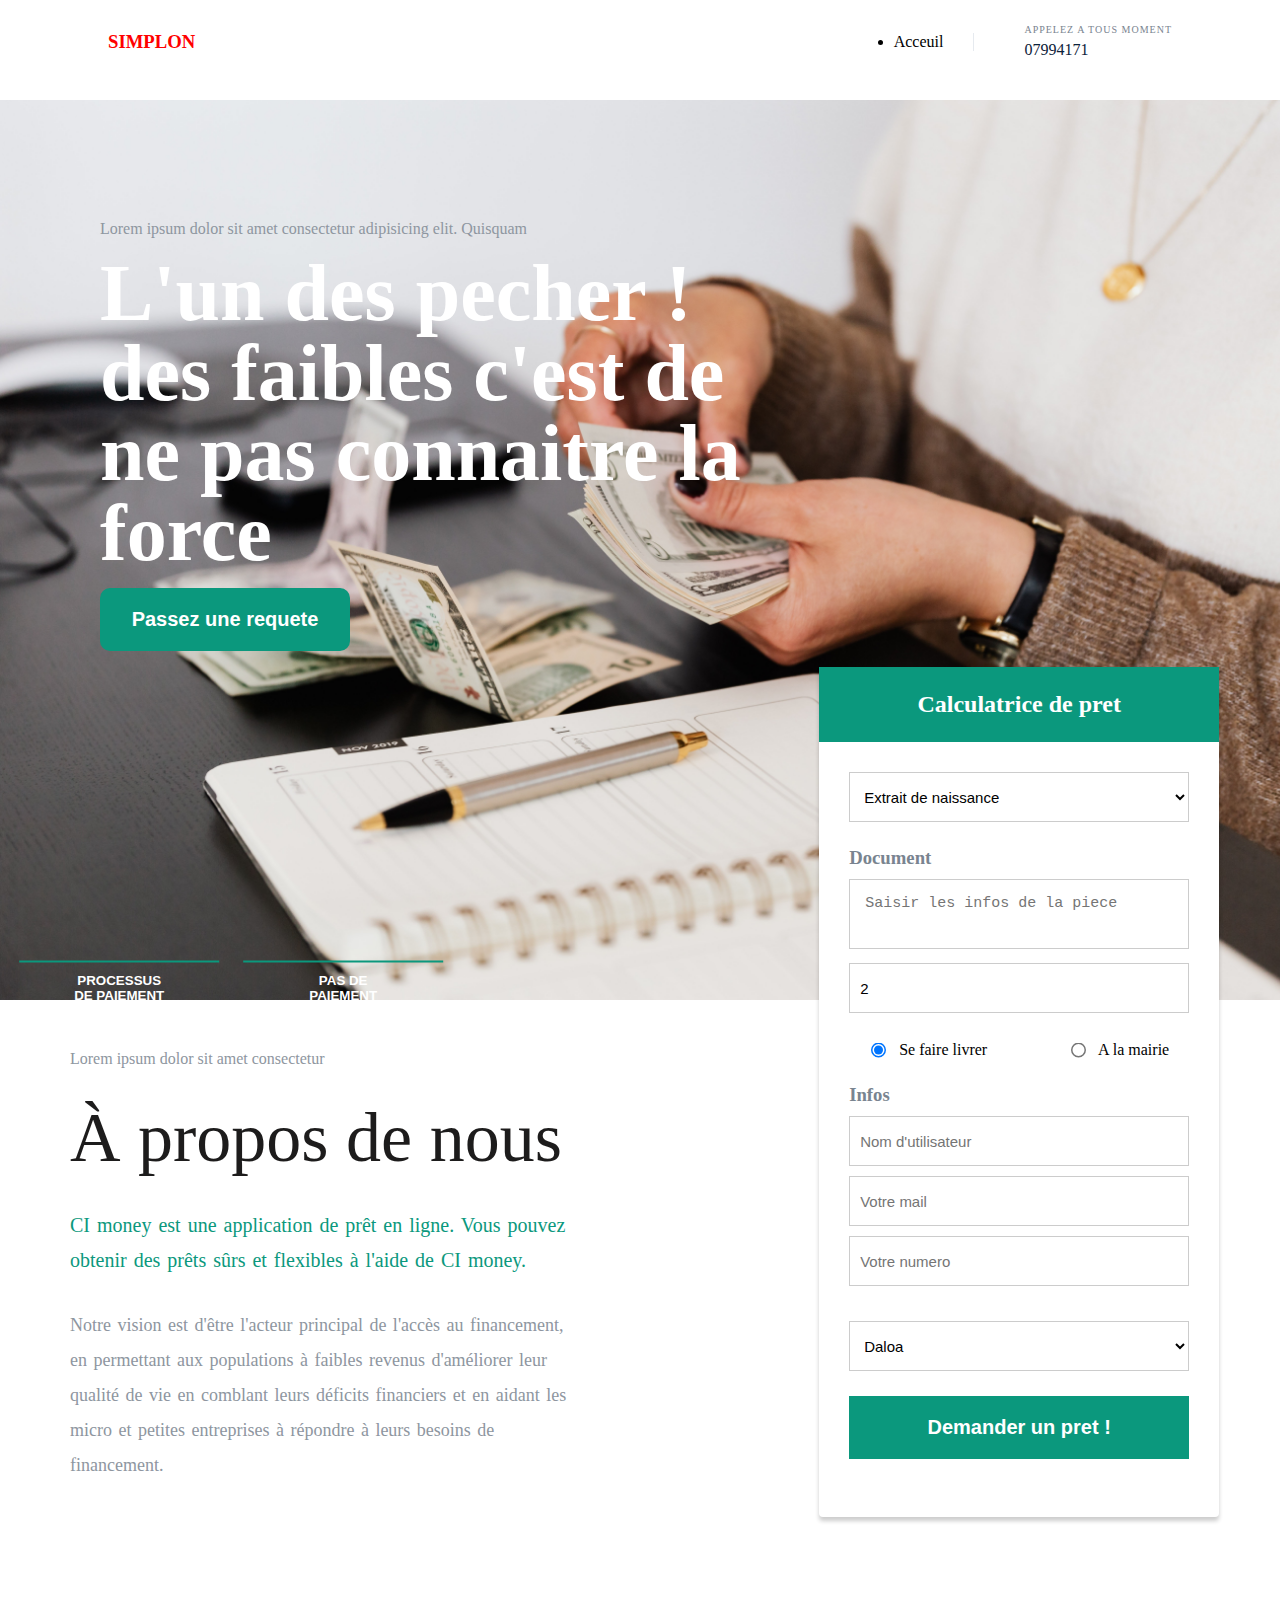
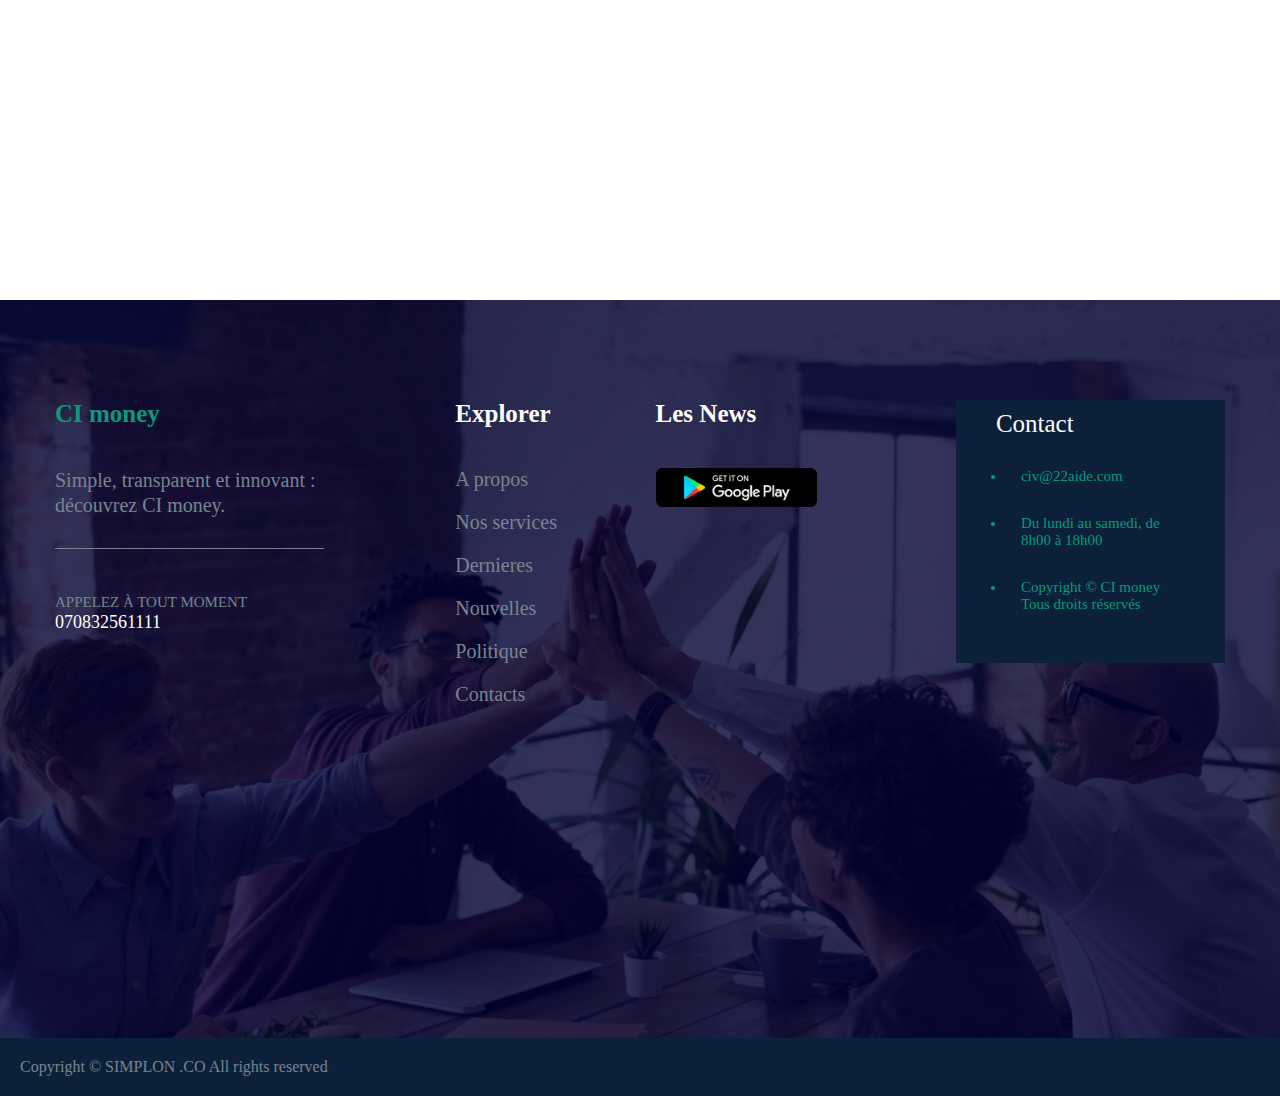
<file: index.html>
<!DOCTYPE html>
<html lang="en">

<head>
    <meta charset="UTF-8">
    <meta name="viewport" content="width=device-width, initial-scale=1.0">
    <title>Lycoris</title>
    <link rel="stylesheet" href="style.css">
    <link rel="stylesheet" href="style1.css">
    <style>
        input[type="text"],
        input[type="number"],
        input[type="email"],
        textarea {
            width: 100%;
            margin-bottom: 10px;
            border: .1px solid #ccc;
            resize: none;
            padding: 10px;
            height: 50px;
            outline: none;
            font-size: 15px;
        }
        textarea{
            height: 70px;
            padding: 15px;
        }

        input[type="radio"] {
            width: 19px;
            height: 10px;
            transform: scale(1.5);
            margin-right: 7px;
            color: aquamarine;
        }

        select{
            width: 100%;
            height: 50px;
            font-size: 15px;
            font-weight: 500;
            border: none;
            outline: none;
            border: .1px solid #ccc;
            background-color: white;
            padding: 10px;
        }

        option{
            font-size: 15px;
            font-weight: 300;
            color: #333;
            background-color: #fff;
            border: 1px solid #ccc;
            padding: 8px;
        }

        form {
            width: 100%;
            padding: 30px;
            display: flex;
            flex-direction: column;
            gap: 25px;
        }

        .gender-option,
        .localisation {
            display: flex;
            flex-direction: row;
            gap: 10px;
            justify-content: space-between;
            padding: 0 20px;
        }

        .document-box h3,
        .infos-destinaire h3 {
            color: #798490;
            margin-bottom: 10px;
        }
    </style>
</head>

<body>
    <div class="fixed">
        <!-- <div class="topbar nav-none">
            <div class="container">
                <a href="#">Lycoris@gmail.com</a>
                <a href="#">disponible de 8h a 10h</a>
            </div>
        </div> -->
        <nav class="main-menu">
            <div class="container">
                <div class="logo">
                    <a href="#">
                        <h3>SIMPLON</h3>
                    </a>
                </div>
                <ul class="main-menu-list nav-none">
                    <li>
                        <a href="#">Acceuil</a>
                    </li>
                </ul>
                <div class="main-menu-infos nav-none">
                    <div class="content">
                        <span>APPELEZ A TOUS MOMENT </span>
                        <h3>
                            <a href="#">07994171</a>
                        </h3>
                    </div>
                </div>
            </div>
        </nav>
    </div>
    <div class="container-group">
        <div class="content">
            <div class="left">
                <p>Lorem ipsum dolor sit amet consectetur adipisicing elit. Quisquam</p>
                <div class="text fz-15">
                    L'un des pecher !<br> des faibles c'est de ne pas connaitre la force
                </div>
                <button>Passez une requete</button>
            </div>
        </div>
        <div class="middle nav-none">
            <!-- <button class="btn btn1">Hover Me</button> -->
            <button class="btn btn2">Processus <br>de paiement <br>rapide</button>
            <button class="btn btn2">Pas de <br>paiement <br>anticipe</button>
        </div>
    </div>
    <div class="about">
        <div class="p">
            <p>Lorem ipsum dolor sit amet consectetur </p>
            <div class="about-title">À propos de nous</div>
            <div class="first-about-content">
                CI money est une application de prêt en ligne. Vous pouvez obtenir des prêts sûrs et flexibles à l'aide
                de CI money.
            </div>
            <div class="second-about-content">
                Notre vision est d'être l'acteur principal de l'accès au financement, en permettant aux populations à
                faibles revenus d'améliorer leur qualité de vie en comblant leurs déficits financiers et en aidant les
                micro et petites entreprises à répondre à leurs besoins de financement.
            </div>
        </div>
        <div class="f">
            <div class="card">
                <div class="color">
                    <h2>Calculatrice de pret</h2>
                </div>
                <form action="#" class="form">
                    <div class="choice-card">
                        <div class="select-box">
                            <select>
                                <option>Extrait de naissance</option>
                                <option>Copie integrale de l'extrait</option>
                                <option>Extrait de mariage</option>
                                <option>Extrait de deces</option>
                                <option>Copie integrale de deces</option>
                            </select>
                        </div>
                    </div>
                    <div class="document-box">
                        <h3>Document</h3>
                        <div class="input-box">
                            <textarea name="" id="" placeholder="Saisir les infos de la piece"></textarea>
                        </div>
                        <div class="input-box">
                            <input type="number" min="2" value="2" placeholder="Nombre de pieces Ex:2" required />
                        </div>
                        <br>
                        <div class="gender-option">
                            <div class="gender">
                                <input type="radio" id="check" name="gender" checked />
                                <label for="check-male">Se faire livrer</label>
                            </div>
                            <div class="gender">
                                <input type="radio" id="check-female" name="gender" />
                                <label for="check-female">A la mairie</label>
                            </div>
                        </div>
                    </div>
                    <div class="infos-destinaire">
                        <h3>Infos</h3>
                        <input type="text" placeholder="Nom d'utilisateur" required />
                        <input type="email" placeholder="Votre mail" required />
                        <input type="number" placeholder="Votre numero" required />
                    </div>
                    <select>
                        <option>Daloa</option>
                        <option>Hors de daloa</option>
                        <option>A l'etranger</option>
                    </select>
                    <button class="submit">Demander un pret !</button>
                </form>
            </div>
        </div>
    </div>

    <footer>
        <div class="row">
            <div class="col">
                <div class="title">CI money</div>
                <div class="content">Simple, transparent et innovant : <br>découvrez CI money.</div>
                <div class="contact">
                    <span>APPELEZ À TOUT MOMENT</span>
                    <p>070832561111</p>
                </div>
            </div>
            <div class="col pad-left nav-none">
                <div class="title-2">Explorer</div>
                <ul>
                    <li><a href="#">A propos</a></li>
                    <li><a href="#">Nos services</a></li>
                    <li><a href="#">Dernieres</a></li>
                    <li><a href="#">Nouvelles</a></li>
                    <li><a href="#">Politique</a></li>
                    <li><a href="#">Contacts</a></li>
                </ul>
            </div>
            <div class="col none">
                <div class="title-2">Les News</div>
                <a href="#" class="">
                    <img src="img/goo.png" alt="">
                </a>
            </div>
            <div class="col">
                <div class="bloc">
                    <div class="title">Contact</div>
                    <ul>
                        <li>civ@22aide.com</li>
                        <li>Du lundi au samedi, de 8h00 à 18h00</li>
                        <li>Copyright © CI money Tous droits réservés</li>
                    </ul>
                </div>
            </div>
        </div>
    </footer>
    <div class="copyright">
        <p>Copyright © SIMPLON .CO All rights reserved</p>
    </div>
    <button class="scroll-to-top" id="scrollToTopBtn">↑</button>

    <script>
        const weightInput = document.getElementById('weight');
        const weightOutput = document.getElementById('weight-output');
        const heightInput = document.getElementById('height');
        const heightOutput = document.getElementById('height-output');
        const cashOutput = document.getElementById('cash-output');
        const deleyOutput = document.getElementById('deley-output');
        const totalOutput = document.getElementById('total-output');


        function calculateBmi() {
            const cash = weightInput.value;
            const deley = heightInput.value;
            totalOutput.value = cash * 1.5;
            deleyOutput.value = deley;
            cashOutput.value = Math.ceil((cash / deley));
        }

        weightInput.addEventListener('input', () => {
            weightOutput.textContent = `${weightInput.value}`;
            calculateBmi();
        });

        heightInput.addEventListener('input', () => {
            heightOutput.textContent = `${heightInput.value}`;
            calculateBmi();
        });

    </script>

    <script>
        // Code JavaScript pour afficher/disparaître le bouton flottant et faire défiler vers le haut
        const scrollToTopBtn = document.getElementById('scrollToTopBtn');

        window.addEventListener('scroll', () => {
            if (window.scrollY > 200) {
                scrollToTopBtn.style.display = 'block';
            } else {
                scrollToTopBtn.style.display = 'none';
            }
        });

        scrollToTopBtn.addEventListener('click', () => {
            window.scrollTo({
                top: 0,
                behavior: 'smooth'
            });
        });
    </script>
    <script>
        const radio1 = document.querySelector('#check');
        const radio2 = document.querySelector('#check-female');
    
        radio1.addEventListener('click', () => {
            alert(document.querySelector('label[for="check-male"]').textContent);
        });
    
        radio2.addEventListener('click', () => {
            alert(document.querySelector('label[for="check-female"]').textContent);
        });
    </script>

</body>

</html>
</file>
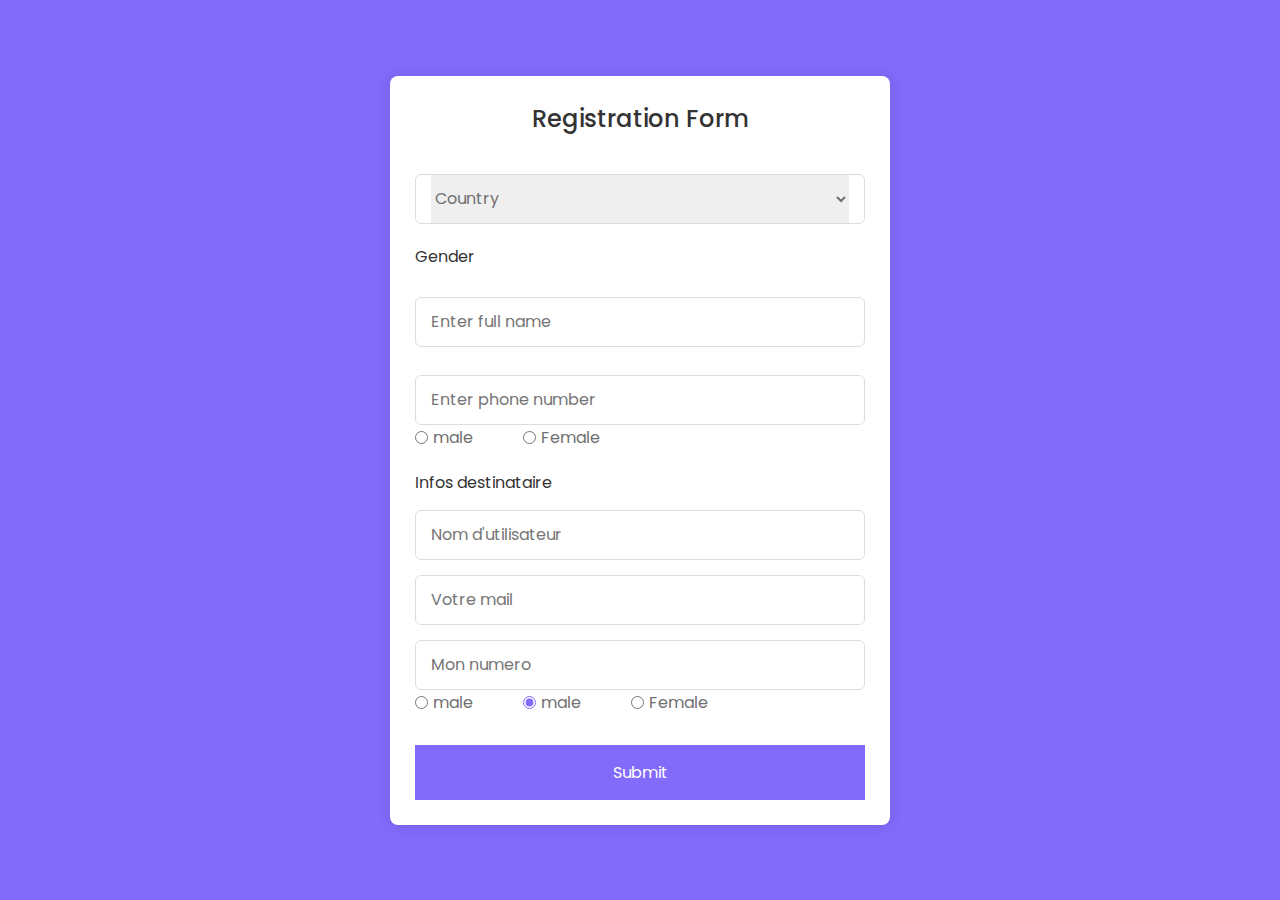
<file: templates/index.html>
<!DOCTYPE html>
<!---Coding By CodingLab | www.codinglabweb.com--->
<html lang="en">

<head>
  <meta charset="UTF-8" />
  <meta name="viewport" content="width=device-width, initial-scale=1.0" />
  <meta http-equiv="X-UA-Compatible" content="ie=edge" />
  <title>Registration Form in HTML CSS</title>
  <!---Custom CSS File--->
  <link rel="stylesheet" href="style.css" />
</head>

<body>
  <section class="container">
    <header>Registration Form</header>
    <form action="#" class="form">
      <div class="column">
        <div class="select-box">
          <select>
            <option hidden>Country</option>
            <option>America</option>
            <option>Japan</option>
            <option>India</option>
            <option>Nepal</option>
          </select>
        </div>
      </div>

      <div class="gender-box">
        <h3>Gender</h3>
        <div class="input-box">
          <!-- <label>Full Name</label> -->
          <input type="text" placeholder="Enter full name" required />
        </div>
        <div class="input-box">
          <!-- <label>Phone Number</label> -->
          <input type="number" placeholder="Enter phone number" required />
        </div>
        <div class="gender-option">
          <div class="gender">
            <input type="radio" id="check-male" name="gender" checked />
            <label for="check-male">male</label>
          </div>
          <div class="gender">
            <input type="radio" id="check-female" name="gender" />
            <label for="check-female">Female</label>
          </div>
        </div>
      </div>
      <div class="input-box address">
        <label>Infos destinataire</label>
        <input type="text" placeholder="Nom d'utilisateur" required />
        <input type="email" placeholder="Votre mail" required />
        <input type="number" placeholder="Mon numero" required />
      </div>
      <div class="gender-option">
        <div class="gender">
          <input type="radio" id="check-male" name="gender" checked />
          <label for="check-male">male</label>
        </div>
        <div class="gender">
          <input type="radio" id="check-male" name="gender" checked />
          <label for="check-male">male</label>
        </div>
        <div class="gender">
          <input type="radio" id="check-female" name="gender" />
          <label for="check-female">Female</label>
        </div>
      </div>
      <button>Submit</button>
    </form>
  </section>
</body>

</html>
</file>
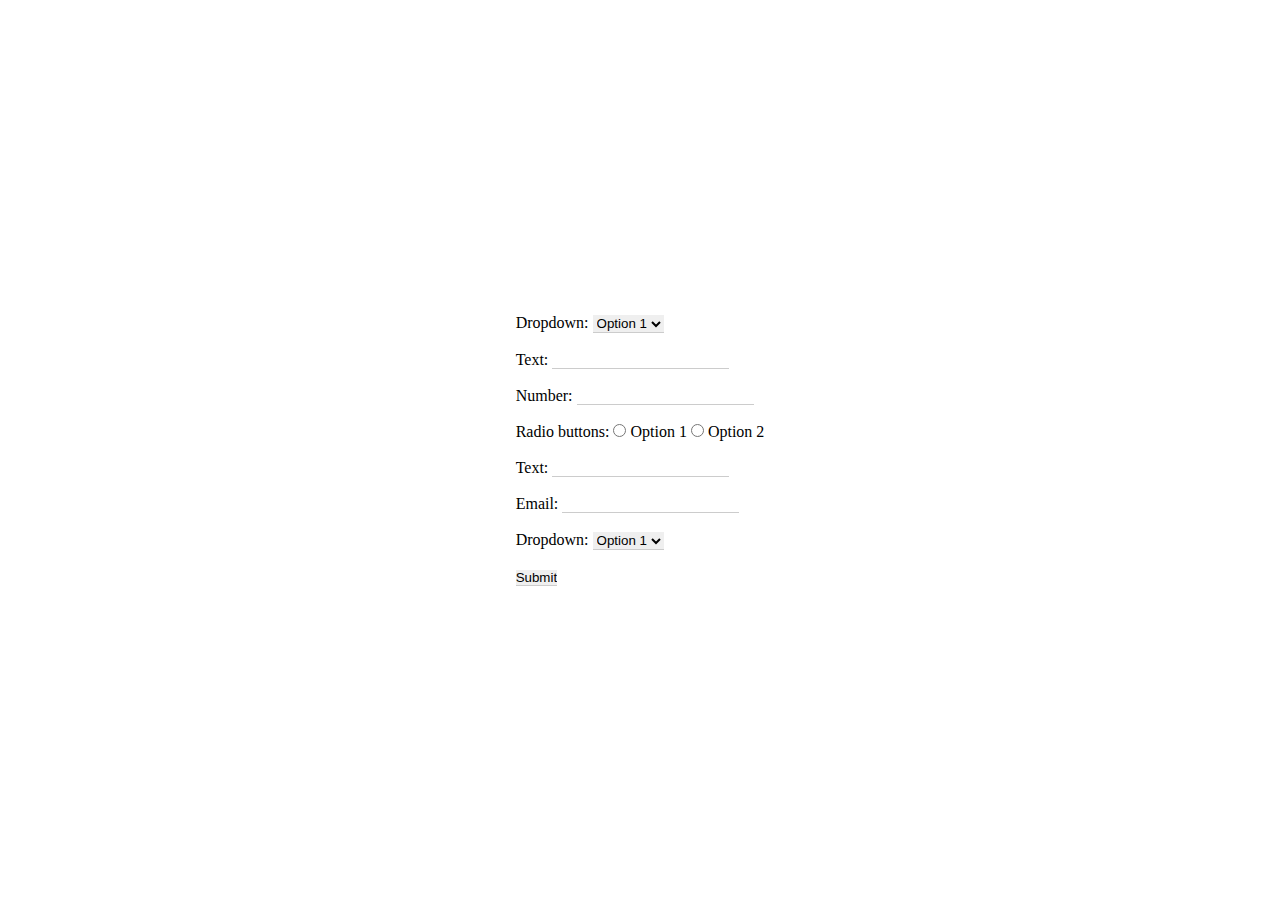
<file: type.html>
<!DOCTYPE html>
<html lang="en">
<head>
    <meta charset="UTF-8">
    <meta name="viewport" content="width=device-width, initial-scale=1.0">
    <title>Document</title>
    <style>
        *{
            margin: 0;
            padding: 0;
            box-sizing: border-box;
        }
        body{
            width: 100%;
            height: 100vh;
            display: flex;
            justify-content: center;
            align-items: center;
        }
        input, select, option{
            outline: none;
            border: none;
            border-bottom: 1px solid #ccc;
            text-decoration: none;
        }
    </style>
</head>
<body>
    <div class="container">
        <form>
            <label for="dropdown">Dropdown:</label>
            <select id="dropdown" name="dropdown">
              <option value="option1">Option 1</option>
              <option value="option2">Option 2</option>
              <option value="option3">Option 3</option>
            </select>
          
            <br><br>
          
            <label for="text1">Text:</label>
            <input type="text" id="text1" name="text1">
          
            <br><br>
          
            <label for="number">Number:</label>
            <input type="number" id="number" name="number">
          
            <br><br>
          
            <label>Radio buttons:</label>
            <input type="radio" id="radio1" name="radio" value="option1">
            <label for="radio1">Option 1</label>
            <input type="radio" id="radio2" name="radio" value="option2">
            <label for="radio2">Option 2</label>
          
            <br><br>
          
            <label for="text2">Text:</label>
            <input type="text" id="text2" name="text2">
          
            <br><br>
          
            <label for="email">Email:</label>
            <input type="email" id="email" name="email">
          
            <br><br>
          
            <label for="dropdown2">Dropdown:</label>
            <select id="dropdown2" name="dropdown2">
              <option value="option1">Option 1</option>
              <option value="option2">Option 2</option>
              <option value="option3">Option 3</option>
            </select>
          
            <br><br>
          
            <input type="submit" value="Submit">
          </form>
    </div>
      
</body>
</html>
</file>
<file: style.css>
@import url('https://fonts.googleapis.com/css2?family=Roboto:wght@400;700;900&display=swap');

:root {
    --thm-font: "Rubik", sans-serif;
    --heading-font: "Rubik", serif;
    --thm-color: #798490;
    --thm-color-rgb: 121, 132, 144;
    --thm-base: #0B987D;
    --thm-base-rgb: 0, 143, 213;
    --thm-primary: #0B987D;
    --thm-primary-rgb: 0, 74, 161;
    --thm-secondary: #ed4b4b;
    --thm-secondary-rgb: 237, 75, 75;
    --thm-special: #0B987D;
    --thm-special-rgb: 83, 102, 194;
    --thm-black: #0c2139;
    --thm-black-rgb: 12, 33, 57;
    --thm-black2: #1d1c1c;
    --thm-black2-rgb: 29, 28, 28;
    --thm-text-dark: #8e96a0;
    --thm-text-dark-rgb: 142, 150, 160;
}

body{
    scroll-behavior: smooth;
}

pad-left{
    padding-left: 30px;
}



* {
    padding: 0;
    margin: 0;
    box-sizing: border-box;
    text-decoration: none;
}
a {
    color: inherit;
  }
  
.fixed{
    position: absolute;
    top: 0;
    left: 0;
    position: fixed;
    z-index: 100;
    width: 100%;
}

.topbar {
    background-color: #eff2f6;
    width: 100%;
    z-index: 100;
}

.topbar .container {
    display: flex;
    justify-content: space-between;
    align-items: center;
    flex-wrap: wrap;
    margin: 0 83px;
    padding: 0 15px;
}

.topbar .container a {
    color: #798410;
}

/* .container {
    width: 100%;
    padding-right: 15px;
    padding-left: 15px;
    margin-right: auto;
    margin-left: auto;
} */

.main-menu{
    background-color: white;
    width: 100%;
}
.main-menu .container {
    position: relative;
    display: flex;
    align-items: center;
    margin: 0 83px;
    padding: 0 15px;
    margin: 0 83px;
    padding: 25px 25px;
}

.main-menu .logo {
    display: flex;
    align-items: center;
}
.main-menu .logo a{
    color: red;
}

ul.main-menu-list {
    margin-left: auto;
    border-right: 1px solid #e6eaef;
    padding-right: 30px;
    margin-right: 30px;
}

.main-menu-infos {
    display: flex;
    align-items: flex-start;
}
.main-menu-infos .content {
    margin-left: 20px;
}

.main-menu-infos .content span{
    display: block;
    color: var(--thm-color);
    font-size: 10px;
    text-transform: uppercase;
    font-weight: 500;
    line-height: 1;
    letter-spacing: 0.1em;
    margin-bottom: 7px;
}

.main-menu-infos .content h3{
    font-size: 16px;
    font-weight: 500;
    margin: 0;
    line-height: 1;
    color: var(--thm-black);
}

.container-group {
    position: relative;
    background: url(./img/pexels-karolina-grabowska-4475523.jpg);
    background-size: cover;
    min-height: 100vh; /* Utilisation de min-height pour s'adapter à l'écran */
    width: 100%;
    padding: 100px; /* Ajout de marges intérieures pour espacer le contenu sur de petits écrans */
    margin-top: 100px;
}

.container-group .left {
    width: 60%;
    display: flex;
    flex: 50%;
    flex-direction: column;
    gap: 15px; /* Réduction de l'espace entre les éléments */
}


.container-group .left p {
    color: var(--thm-text-dark);
    margin-top: 20px; /* Réduction de la marge supérieure */
}

.container-group .left .text {
    max-width: 100%; /* Les textes ne dépasseront pas la largeur de leur conteneur */
    font-size: 80px; /* Réduction de la taille de la police sur de petits écrans */
    font-weight: 600;
    color: white;
    line-height: 80px;
}


.container-group .left > button {
    border: none;
    padding: 0;
    outline: none;
    background-color: #0B987D;
    color: white;
    height: auto !important;
    width: 250px;
    padding: 20px;
    font-size: 20px;
    cursor: pointer;
    font-weight: 600;
    border-radius: 10px;
  }

/* .container-group img{
    position: relative;
    width: 100%;
    height: 100%;
} */
.middle{
    position: absolute;
    bottom: -9%;
    left: 25%;
    transform: translate(-70%,-50%);
  }

.btn{
    outline: none;
    border: none;
    background: transparent;
    border-top: 2px solid #0B987D;
    font-family: "montserrat",sans-serif;
    text-transform: uppercase;
    padding: 10px 20px;
    min-width: 200px;
    /* font-size: 20px; */
    font-weight: 700;
    margin: 10px;
    cursor: pointer;
    transition: color 0.4s linear;
    position: relative;
    color: white;
  }
  .btn:hover{
    color: var(--thm-black2);
  }
  .btn::before{
    content: "";
    position: absolute;
    left: 0;
    top: 0;
    width: 100%;
    height: 100%;
    background: white;
    z-index: -1;
    transition: transform 0.5s;
    transform-origin: 0 0;
    transition-timing-function: cubic-bezier(0.5,1.6,0.4,0.7);
  }
  .btn1::before{
    transform: scaleX(0);
  }
  .btn2::before{
    transform: scaleY(0);
  }
  .btn1:hover::before{
    transform: scaleX(1);
  }
  .btn2:hover::before{
    transform: scaleY(1);
  }

.about{
    height: 100vh;
    background-color: white;
    display: flex;
}

.about .p {
    width: 60%;
    display: flex;
    flex-direction: column;
    gap: 30px;
    padding: 50px 70px;
    padding-right: 15%;
}

.about .p > p{
    color: var(--thm-text-dark);
}

.about .p > .about-title{
    font-size: 70px;
    font-weight: 400;
    color: var(--thm-black2);
}

.about .p > .first-about-content{
    color: #0B987D;
    font-size: 20px;
    font-weight: 300;
    word-spacing: 2px;
    line-height: 35px;
}

.about .p > .second-about-content{
    font-size: 18px;
    font-weight: 300;
    word-spacing: 2px;
    line-height: 35px;
    color: var(--thm-text-dark);
}

.about .f {
    width: 40%;
    display: flex;
}


.card {
    box-shadow: 0px 4px 4px rgba(0, 0, 0, 0.2);
    position: relative;
    border-radius: 4px;
    width: 400px;
    height: 850px;
    background-color: white;
    bottom: 37%;
    left: 10%;
    /* transform: translate(-70%,-50%); */
}
.color{
    width: 100%;
    height: 75px;
    background-color: #0B987D;
    display: flex;
    justify-content: center;
    align-items: center;
    color: white;
}
.space{
    padding: 20px;
}

.submit{
    border: none;
    outline: none;
    background-color: #0B987D;
    color: white;
    height: auto !important;
    width: 100%;
    padding: 20px;
    font-size: 20px;
    margin-bottom: 10px;
    cursor: pointer;
    font-weight: 600;
}

h2 {
    margin-top: 0;
}

.gender-option, .localisation{
    display: flex;
}

.form-group {
    margin-bottom: 30px;
}

#weight-output, #height-output{
    color: #0B987D;
}

/* label {
    display: block;
    margin-bottom: 4px;
}

input {
    width: 100%;
    appearance: none;
    height: 10px;
    border-radius: 25px;
    background-color: rgb(240, 240, 240);
    box-shadow: 0 0 0 2px #ededed;
    overflow: hidden;
    cursor: pointer;
    margin-top: 10px;
  }
  input::-webkit-slider-thumb {
    appearance: none;
    height: 12px;
    width: 12px;
    border-radius: 50%;
    border: 2px solid #fff;
    background-color: var(--thm-base);
    box-shadow: -208px 0 0 200px var(--thm-base);
  }

output {
    display: block;
    font-size: 24px;
    font-weight: bold;
    color: #000;
} */

.row{
    display: flex;
    justify-content: space-between;
    font-size: 20px;
    color: var(--thm-color);
}
.form-output{
    display: flex;
    justify-content: space-between;
    color: var(--thm-color);
}

.form-output output{
    color: var(--thm-black);
}

.form-output.p-15{
    margin: 25px 0;
    padding: 15px 0;
    border-bottom: .1px var(--thm-color) solid;
    border-top: .1px var(--thm-color) solid;
}

.form-output > span{
    font-size: 20px;
}

footer{
    background-image: linear-gradient(rgba(0,0,50,0.8),rgba(0,0,50,0.8)),  url(img/footer.jpg);
    background-position: top left;
    background-size: cover;
    padding: 100px 70px;
    height: 82vh;
}

footer .row{
    display: flex;
    margin-right: -15px;
    margin-left: -15px;
    flex-direction: row;
    gap: 30px;

}

footer .row .col{
    width: 23%;
    /* background-color: red; */
    z-index: 100;
    display: flex;
    flex-direction: column;
    gap: 40px;
}

.col .title{
    color: #0B987D;
    font-weight: 600;
    font-size: 25px;
}

.col .content{
    color: var(--thm-color);
    line-height: 25px;
    border-bottom: .1px solid var(--thm-color);
    padding-bottom: 30px;
}

.col .contact span{
    font-size: 15px;
}

.col .contact p{
    font-size: 18px;
    color: white;
}

.col.pad-left{
    padding-left: 100px;
}

.col .title-2{
    color: white;
    font-weight: 600;
    font-size: 25px;
    display: flex;
    gap: 20px;
}
.col > ul li{
    margin-bottom: 20px;
    font-weight: 300;
    list-style: none;
}

.col img{
    width: 60%;
}

.col .bloc{
    position: relative;
    display: flex;
    flex-direction: column;
    gap: 20px;
    width: 100%;
    background-color: #0c2139;
    padding: 20px 50px;
}

.col .bloc .title{
    color: white;
    font-weight: 200;
    margin: -10px;
}

.col .bloc > ul{
    color: #0B987D;
    font-size: 15px;
    padding-top: 20px;
}

.col .bloc > ul li {
    padding-left: 15px;
    margin-bottom: 30px;
}

.copyright{
    width: 100%;
    padding: 20px;
    background-color: #0c2139;
    color: #798490;
}

.scroll-to-top {
    display: none;
    position: fixed;
    bottom: 20px;
    right: 20px;
    background-color: #0B987D;
    color: #fff;
    border: none;
    border-radius: 50%;
    width: 50px;
    height: 50px;
    text-align: center;
    font-size: 20px;
    cursor: pointer;
    z-index: 100;
}
</file>
<file: style1.css>
@media only screen and (max-width: 1100px) {
    .container-group .left {
        width: 80%;
        display: flex;
        /* flex: 50%;
        flex-direction: column;
        gap: 15px; */
    }
    .middle{
        position: absolute;
        bottom: -7%;
        left: 36%;
        transform: translate(-70%,-50%);
    }
    .card {
        box-shadow: 0px 4px 4px rgba(0, 0, 0, 0.2);
        position: relative;
        border-radius: 4px;
        width: 400px;
        height: 600px;
        background-color: white;
        top: 5px;
        left: 0;
        /* transform: translate(-70%,-50%); */
    }
}

@media only screen and (max-width: 950px) {
    .container-group .left {
        width: 90%;
    }
    .about{
        height: 90vh;
        background-color: white;
        display: flex;
    }

    .middle{
        position: absolute;
        bottom: -5%;
        left: 43%;
        transform: translate(-70%,-50%);
    }
    .card {
        box-shadow: 0px 4px 4px rgba(0, 0, 0, 0.2);
        position: relative;
        border-radius: 4px;
        width: 400px;
        height: 600px;
        background-color: white;
        top: 5px;
        left: -15px;
    }
    .container-group .left {
        gap: 40px;
    }
    .none{
        display: none !important;
    }
    .pad-left{
        padding-left: 0!important;
    }
}

@media only screen and (max-width: 850px) {
    .container-group .left {
        width: 90%;
    }
    .about{
        height: 90vh;
        background-color: white;
        display: flex;
        flex-direction: column;
    }

    .middle{
        position: absolute;
        bottom: -5%;
        left: 43%;
        transform: translate(-70%,-50%);
    }
    .card {
        position: relative;
        margin-top: 40px;
        width: auto !important;
        border-radius: 4px;
        height: auto !important;
    }

    .card .color, .card .space{
        min-width: 700px !important;
    }
    .about{
        height: auto !important;
        padding: 20px 60px;
    }
    .about .f {
        max-width: 100%;
        display: flex;
    }
    .about .p {
        width: auto !important;
        display: flex;
        flex-direction: column;
        gap: 30px;
        padding: 0;
    }

    .first-about-content{
        width: 100%;
    }
    input::-webkit-slider-thumb {
        box-shadow: -358px 0 0 350px var(--thm-base);
    }

}

@media only screen and (max-width: 650px){
    .about-title{
        font-size: 20px !important;
    }
    .first-about-content{
        font-size: 30px !important;
    }
    .container-group .left .text {
        font-size: 30px; /* Réduction de la taille de la police sur de petits écrans */
        font-weight: 300;
        color: white;
        line-height: 50px;
    }
    .nav-none{
        display: none !important;
    }
    .card {
        position: relative;
        margin-top: 40px;
        width: auto !important;
        border-radius: 4px;
        height: auto !important;
    }

    .card .color, .card .space{
        min-width: 400px !important;
    }
    .container-group{
        min-height: 50vh; /* Utilisation de min-height pour s'adapter à l'écran */
        margin-top: 80px;
    }
    footer{
        height: auto !important;
    }
    footer .row{
        display: flex;
        margin-right: -15px;
        margin-left: -15px;
        flex-direction: column;
        gap: 30px;
    
    }
    footer .row .col{
        width: 100%;
        /* background-color: red; */
        z-index: 100;
        display: flex;
        flex-direction: column;
        gap: 40px;
    }
}
</file>
<file: templates/style.css>
/* Import Google font - Poppins */
@import url("https://fonts.googleapis.com/css2?family=Poppins:wght@200;300;400;500;600;700&display=swap");
* {
  margin: 0;
  padding: 0;
  box-sizing: border-box;
  font-family: "Poppins", sans-serif;
}
body {
  min-height: 100vh;
  display: flex;
  align-items: center;
  justify-content: center;
  padding: 20px;
  background: rgb(130, 106, 251);
}
.container {
  position: relative;
  max-width: 500px;
  width: 100%;
  background: #fff;
  padding: 25px;
  border-radius: 8px;
  box-shadow: 0 0 15px rgba(0, 0, 0, 0.1);
}
.container header {
  font-size: 1.5rem;
  color: #333;
  font-weight: 500;
  text-align: center;
}
.container .form {
  margin-top: 30px;
}
.form .input-box {
  width: 100%;
  margin-top: 20px;
}
.input-box label {
  color: #333;
}
.form :where(.input-box input, .select-box) {
  position: relative;
  height: 50px;
  width: 100%;
  outline: none;
  font-size: 1rem;
  color: #707070;
  margin-top: 8px;
  border: 1px solid #ddd;
  border-radius: 6px;
  padding: 0 15px;
}
.input-box input:focus {
  box-shadow: 0 1px 0 rgba(0, 0, 0, 0.1);
}
.form .column {
  display: flex;
  column-gap: 15px;
}
.form .gender-box {
  margin-top: 20px;
}
.gender-box h3 {
  color: #333;
  font-size: 1rem;
  font-weight: 400;
  margin-bottom: 8px;
}
.form :where(.gender-option, .gender) {
  display: flex;
  align-items: center;
  column-gap: 50px;
  flex-wrap: wrap;
}
.form .gender {
  column-gap: 5px;
}
.gender input {
  accent-color: rgb(130, 106, 251);
}
.form :where(.gender input, .gender label) {
  cursor: pointer;
}
.gender label {
  color: #707070;
}
.address :where(input, .select-box) {
  margin-top: 15px;
}
.select-box select {
  height: 100%;
  width: 100%;
  outline: none;
  border: none;
  color: #707070;
  font-size: 1rem;
}
.form button {
  height: 55px;
  width: 100%;
  color: #fff;
  font-size: 1rem;
  font-weight: 400;
  margin-top: 30px;
  border: none;
  cursor: pointer;
  transition: all 0.2s ease;
  background: rgb(130, 106, 251);
}
.form button:hover {
  background: rgb(88, 56, 250);
}
/*Responsive*/
@media screen and (max-width: 500px) {
  .form .column {
    flex-wrap: wrap;
  }
  .form :where(.gender-option, .gender) {
    row-gap: 15px;
  }
}
</file>
